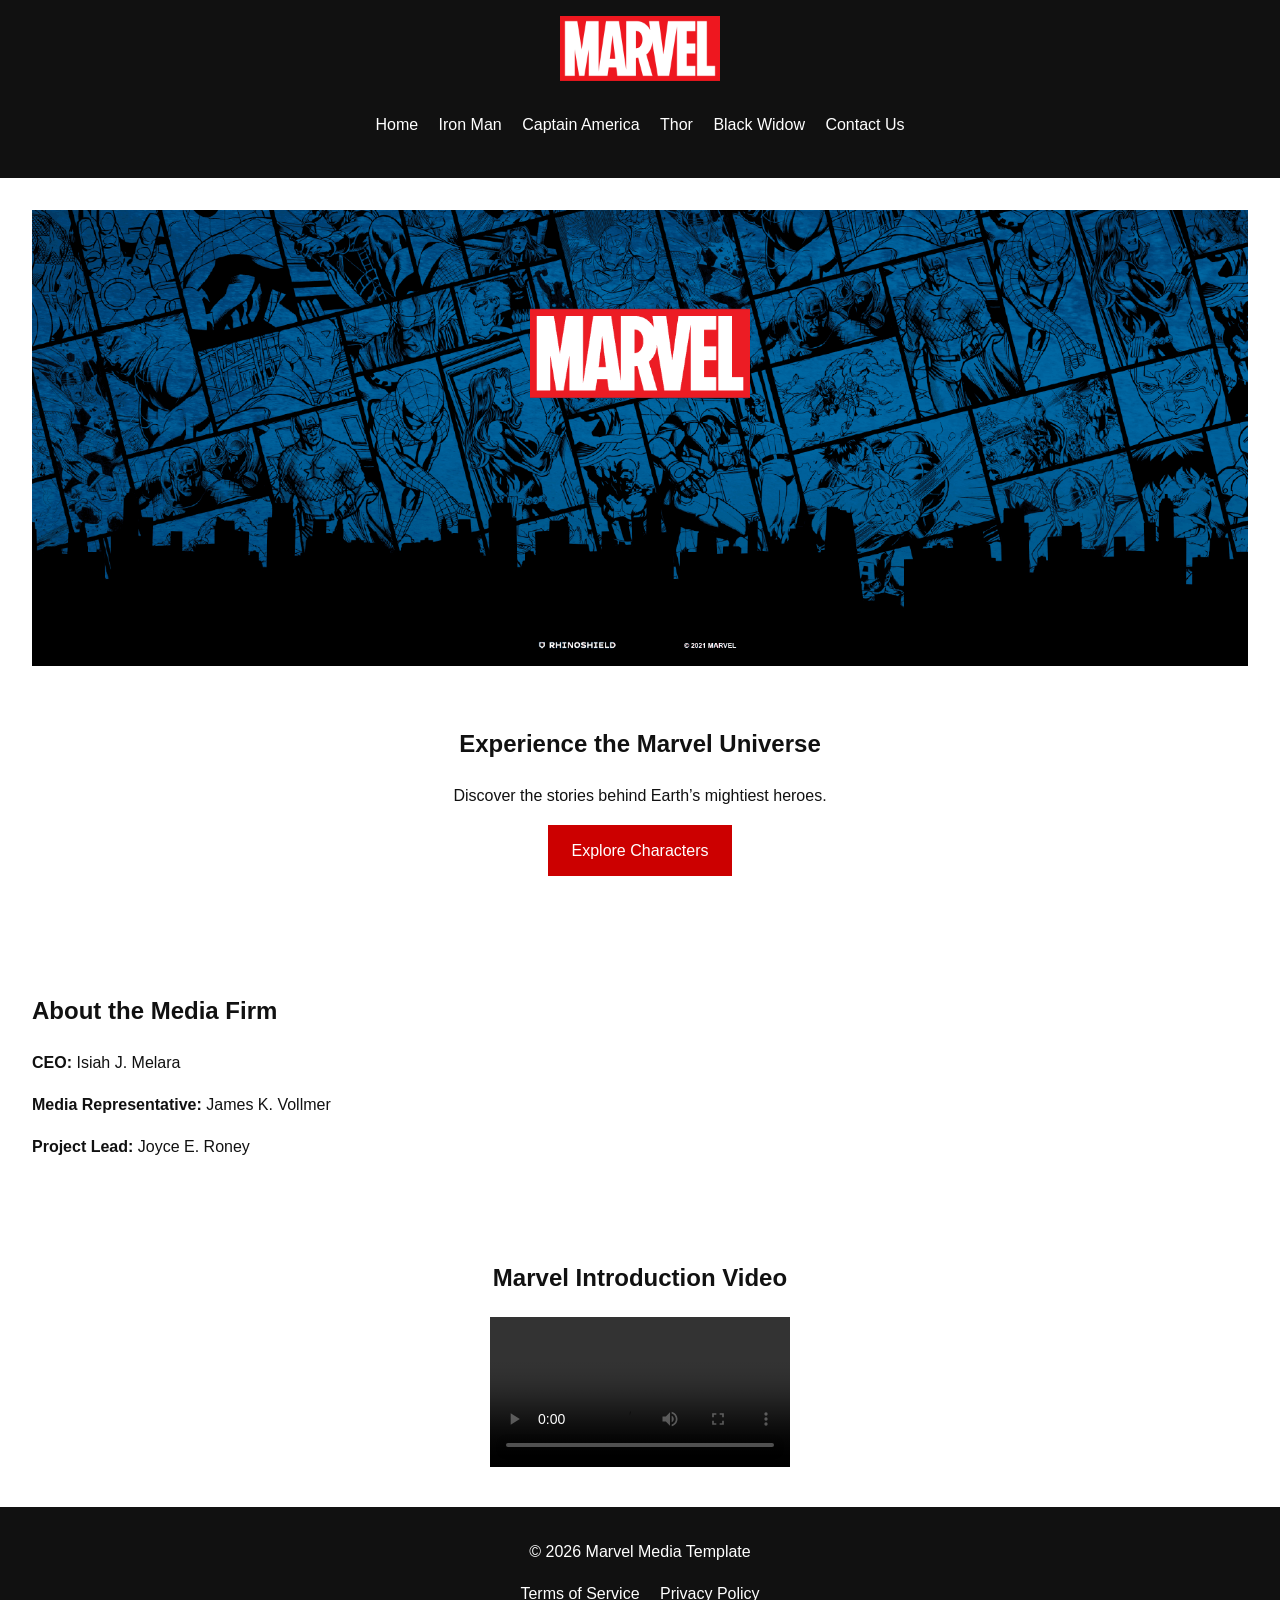
<file: index.html>
<!DOCTYPE html>
<html lang="en">
<head>
<meta charset="UTF-8">
<meta name="viewport" content="width=device-width, initial-scale=1.0">
<title>Marvel Heroes | Media Firm</title>
<link rel="stylesheet" href="css/style.css">
<link rel="icon" href="images/favicon.ico" type="image/x-icon">
</head>

<body>

<header>
    <img src="images/logo.png" alt="Marvel Heroes Logo" class="logo">
    <nav>
        <ul>
            <li><a href="index.html">Home</a></li>
            <li><a href="ironman.html">Iron Man</a></li>
            <li><a href="captainamerica.html">Captain America</a></li>
            <li><a href="thor.html">Thor</a></li>
            <li><a href="blackwidow.html">Black Widow</a></li>
            <li><a href="contact.html">Contact Us</a></li>
        </ul>
    </nav>
</header>

<section class="baner">
    <img src="images/hero.jpg" alt="Marvel cinematic universe heroes lineup">
    <div class="cta">
        <h1>Experience the Marvel Universe</h1>
        <p>Discover the stories behind Earth’s mightiest heroes.</p>
        <a href="ironman.html" class="button">Explore Characters</a>
    </div>
</section>

<section>
    <h2>About the Media Firm</h2>
    <p><strong>CEO:</strong> Isiah J. Melara</p>
    <p><strong>Media Representative:</strong> James K. Vollmer</p>
    <p><strong>Project Lead:</strong> Joyce E. Roney</p>
</section>

<section class="video">
    <h2>Marvel Introduction Video</h2>
    <video controls>
        <source src="videos/marvel.mp4" type="video/mp4">
        <track src="captions.vtt" kind="captions" srclang="en" label="English captions">
        Your browser does not support video.
    </video>
</section>

<footer>
    <p>&copy; 2026 Marvel Media Template</p>
    <a href="#">Terms of Service</a>
    <a href="#">Privacy Policy</a>
</footer>

</body>
</html>
</file>
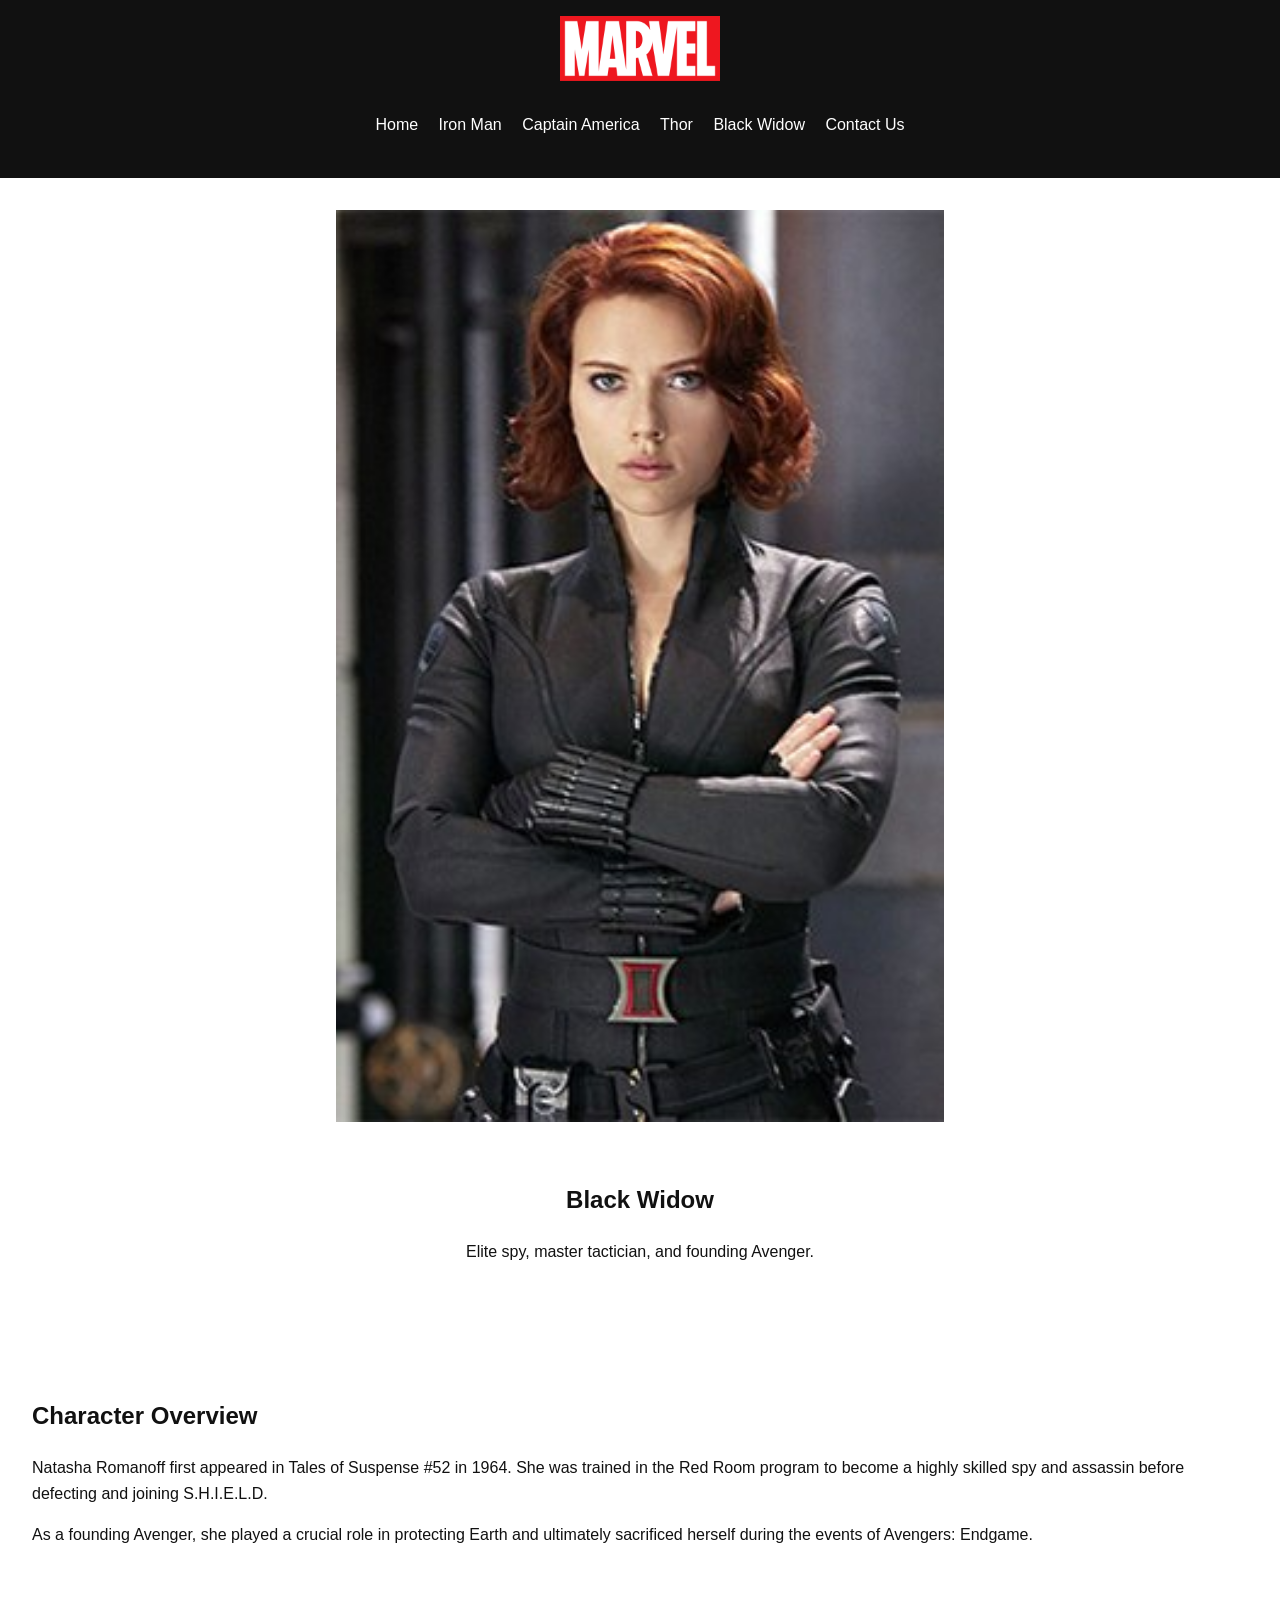
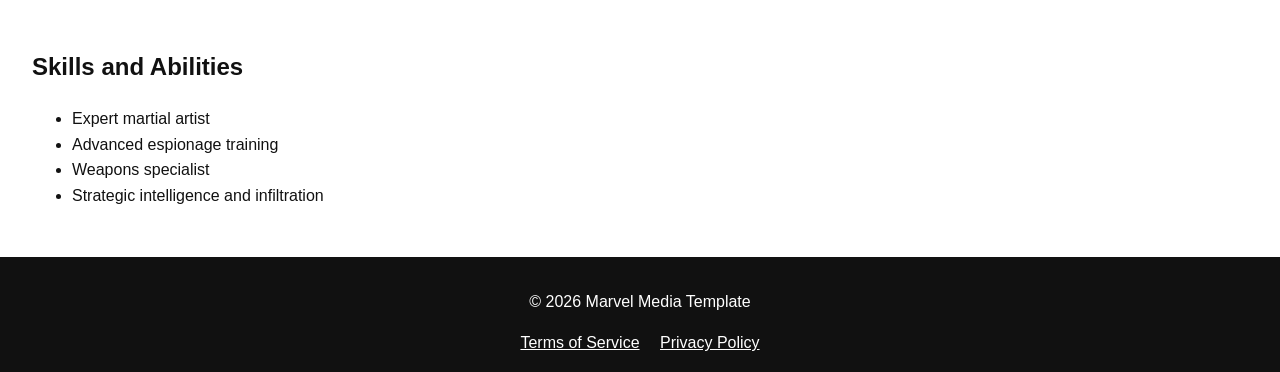
<file: blackwidow.html>
<!DOCTYPE html>
<html lang="en">
<head>
<meta charset="UTF-8">
<meta name="viewport" content="width=device-width, initial-scale=1.0">
<title>Black Widow | Marvel Heroes</title>
<link rel="stylesheet" href="css/style.css">
<link rel="icon" href="images/favicon.ico">
</head>

<body>

<header>
    <img src="images/logo.png" alt="Marvel Heroes website logo" class="logo">
    <nav aria-label="Main Navigation">
        <ul>
            <li><a href="index.html">Home</a></li>
            <li><a href="ironman.html">Iron Man</a></li>
            <li><a href="captainamerica.html">Captain America</a></li>
            <li><a href="thor.html">Thor</a></li>
            <li><a href="blackwidow.html">Black Widow</a></li>
            <li><a href="contact.html">Contact Us</a></li>
        </ul>
    </nav>
</header>

<main>

<section class="hero">
    <img src="images/blackwidow.jpg" alt="Black Widow in tactical combat suit">
    <div class="cta">
        <h1>Black Widow</h1>
        <p>Elite spy, master tactician, and founding Avenger.</p>
    </div>
</section>

<section>
    <h2>Character Overview</h2>
    <p>
        Natasha Romanoff first appeared in Tales of Suspense #52 in 1964.
        She was trained in the Red Room program to become a highly skilled
        spy and assassin before defecting and joining S.H.I.E.L.D.
    </p>
    <p>
        As a founding Avenger, she played a crucial role in protecting Earth
        and ultimately sacrificed herself during the events of Avengers: Endgame.
    </p>
</section>

<section>
    <h2>Skills and Abilities</h2>
    <ul>
        <li>Expert martial artist</li>
        <li>Advanced espionage training</li>
        <li>Weapons specialist</li>
        <li>Strategic intelligence and infiltration</li>
    </ul>
</section>

</main>

<footer>
    <p>&copy; 2026 Marvel Media Template</p>
    <a href="#">Terms of Service</a>
    <a href="#">Privacy Policy</a>
</footer>

</body>
</html>
</file>
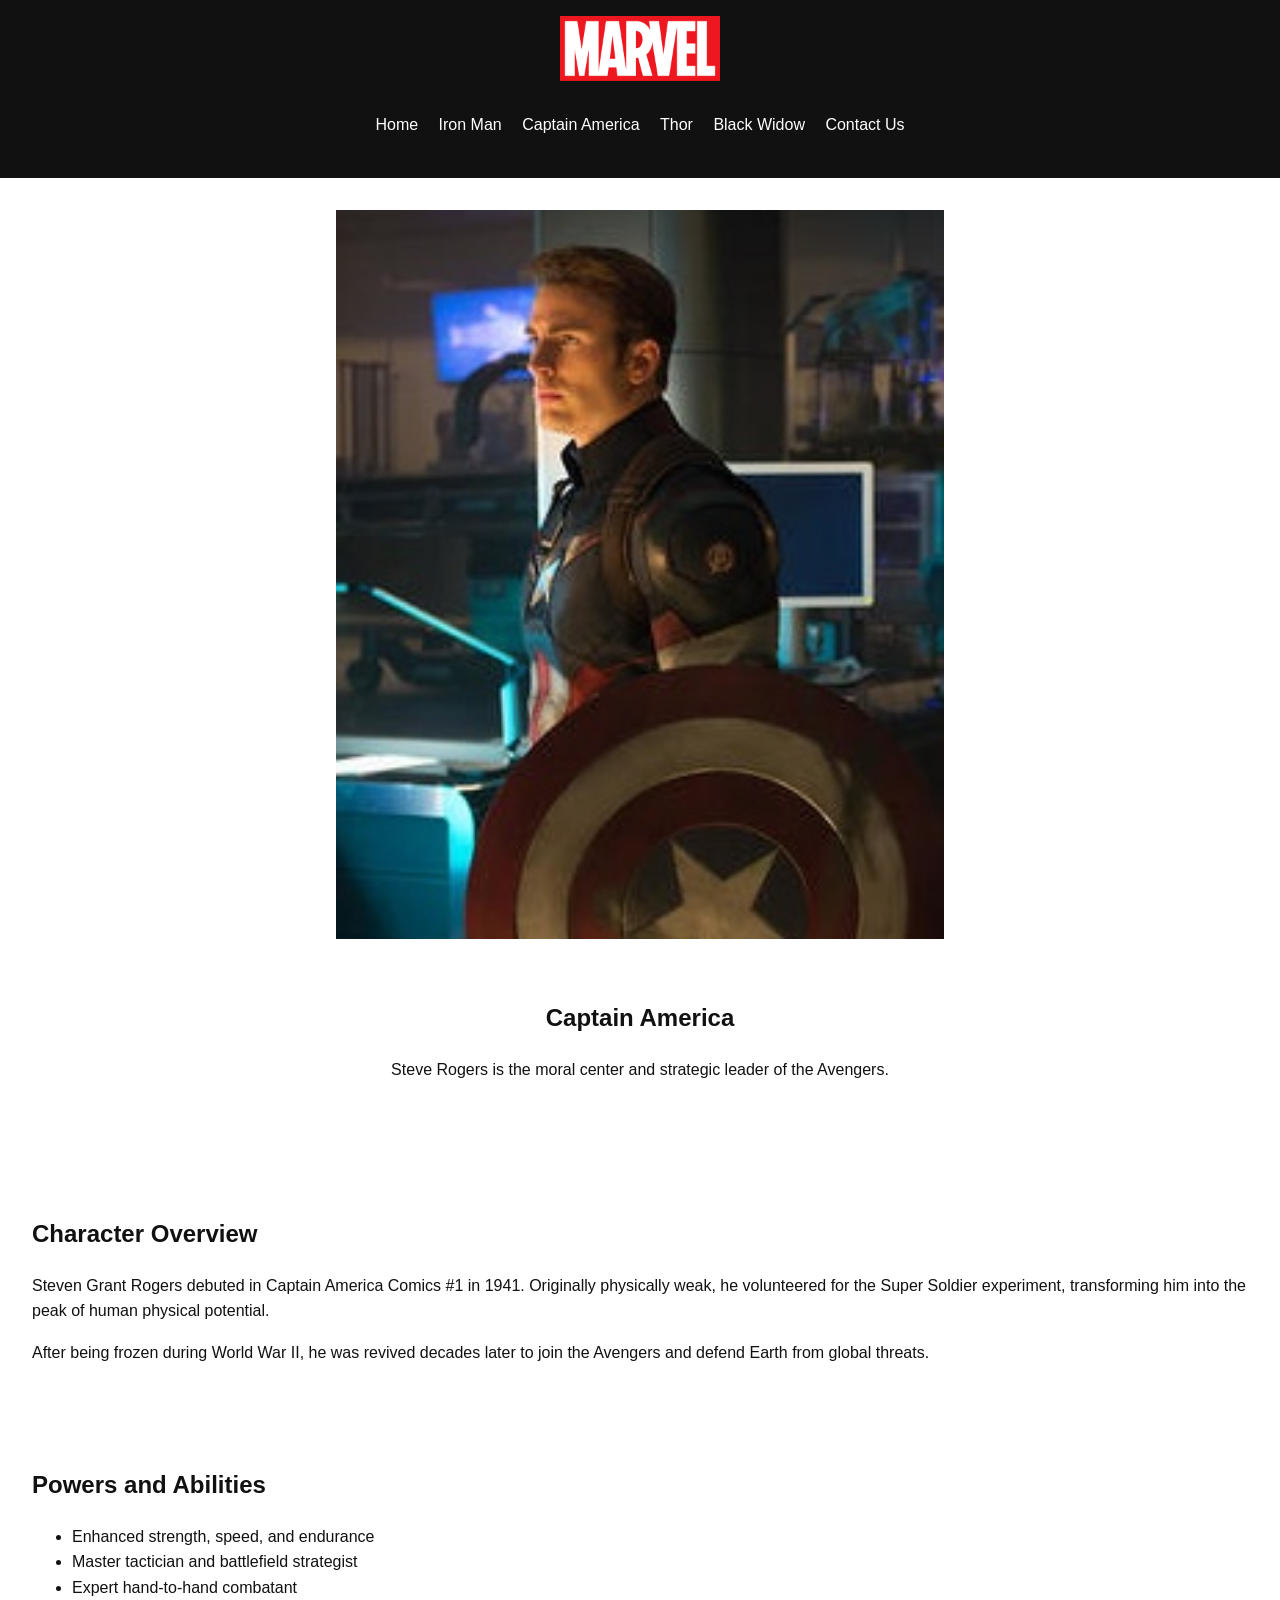
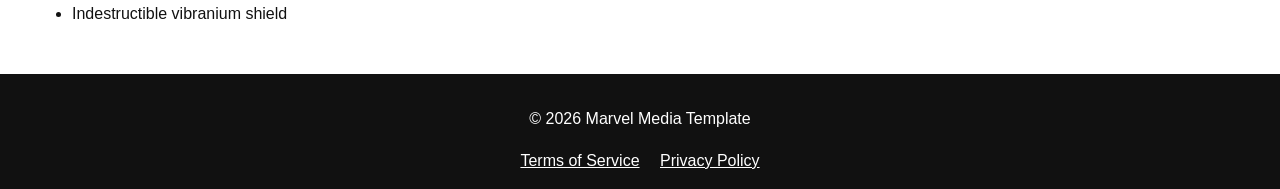
<file: captainamerica.html>
<!DOCTYPE html>
<html lang="en">
<head>
<meta charset="UTF-8">
<meta name="viewport" content="width=device-width, initial-scale=1.0">
<title>Captain America | Marvel Heroes</title>
<link rel="stylesheet" href="css/style.css">
<link rel="icon" href="images/favicon.ico">
</head>

<body>

<header>
    <img src="images/logo.png" alt="Marvel Heroes website logo" class="logo">
    <nav aria-label="Main Navigation">
        <ul>
            <li><a href="index.html">Home</a></li>
            <li><a href="ironman.html">Iron Man</a></li>
            <li><a href="captainamerica.html">Captain America</a></li>
            <li><a href="thor.html">Thor</a></li>
            <li><a href="blackwidow.html">Black Widow</a></li>
            <li><a href="contact.html">Contact Us</a></li>
        </ul>
    </nav>
</header>

<main>

<section class="hero">
    <img src="images/captain.jpg" alt="Captain America holding vibranium shield">
    <div class="cta">
        <h1>Captain America</h1>
        <p>Steve Rogers is the moral center and strategic leader of the Avengers.</p>
    </div>
</section>

<section>
    <h2>Character Overview</h2>
    <p>
        Steven Grant Rogers debuted in Captain America Comics #1 in 1941.
        Originally physically weak, he volunteered for the Super Soldier
        experiment, transforming him into the peak of human physical potential.
    </p>
    <p>
        After being frozen during World War II, he was revived decades later
        to join the Avengers and defend Earth from global threats.
    </p>
</section>

<section>
    <h2>Powers and Abilities</h2>
    <ul>
        <li>Enhanced strength, speed, and endurance</li>
        <li>Master tactician and battlefield strategist</li>
        <li>Expert hand-to-hand combatant</li>
        <li>Indestructible vibranium shield</li>
    </ul>
</section>

</main>

<footer>
    <p>&copy; 2026 Marvel Media Template</p>
    <a href="#">Terms of Service</a>
    <a href="#">Privacy Policy</a>
</footer>

</body>
</html>
</file>
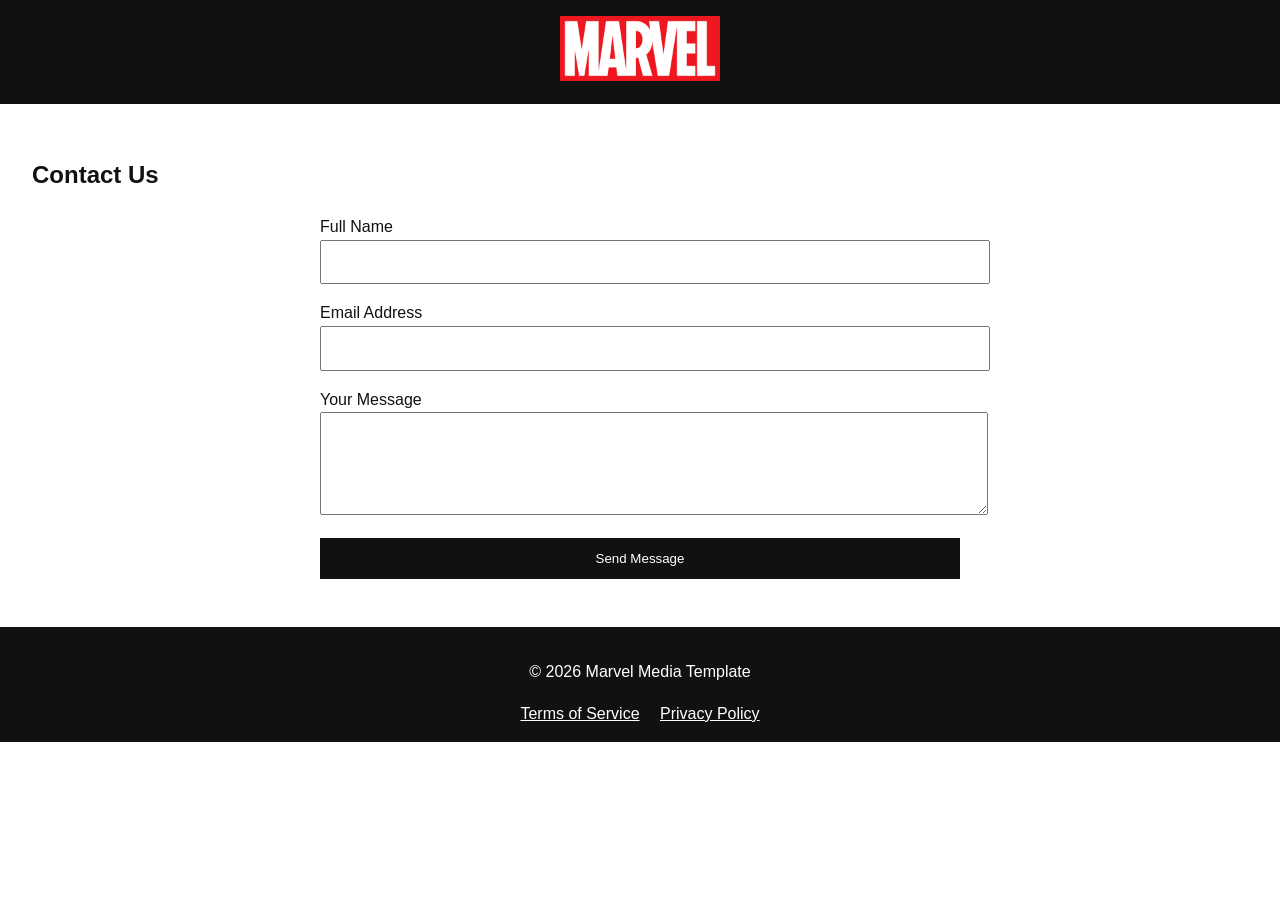
<file: contact.html>
<!DOCTYPE html>
<html lang="en">
<head>
<meta charset="UTF-8">
<meta name="viewport" content="width=device-width, initial-scale=1.0">
<title>Contact Us | Marvel Heroes</title>
<link rel="stylesheet" href="css/style.css">
</head>

<body>

<header>
    <img src="images/logo.png" alt="Marvel Heroes Logo" class="logo">
</header>

<section>
    <h1>Contact Us</h1>

    <form action="#" method="post">

        <label for="name">Full Name</label>
        <input type="text" id="name" name="name" required>

        <label for="email">Email Address</label>
        <input type="email" id="email" name="email" required>

        <label for="message">Your Message</label>
        <textarea id="message" name="message" rows="5" required></textarea>

        <button type="submit">Send Message</button>

    </form>
</section>

<footer>
    <p>&copy; 2026 Marvel Media Template</p>
    <a href="#">Terms of Service</a>
    <a href="#">Privacy Policy</a>
</footer>

</body>
</html>
</file>
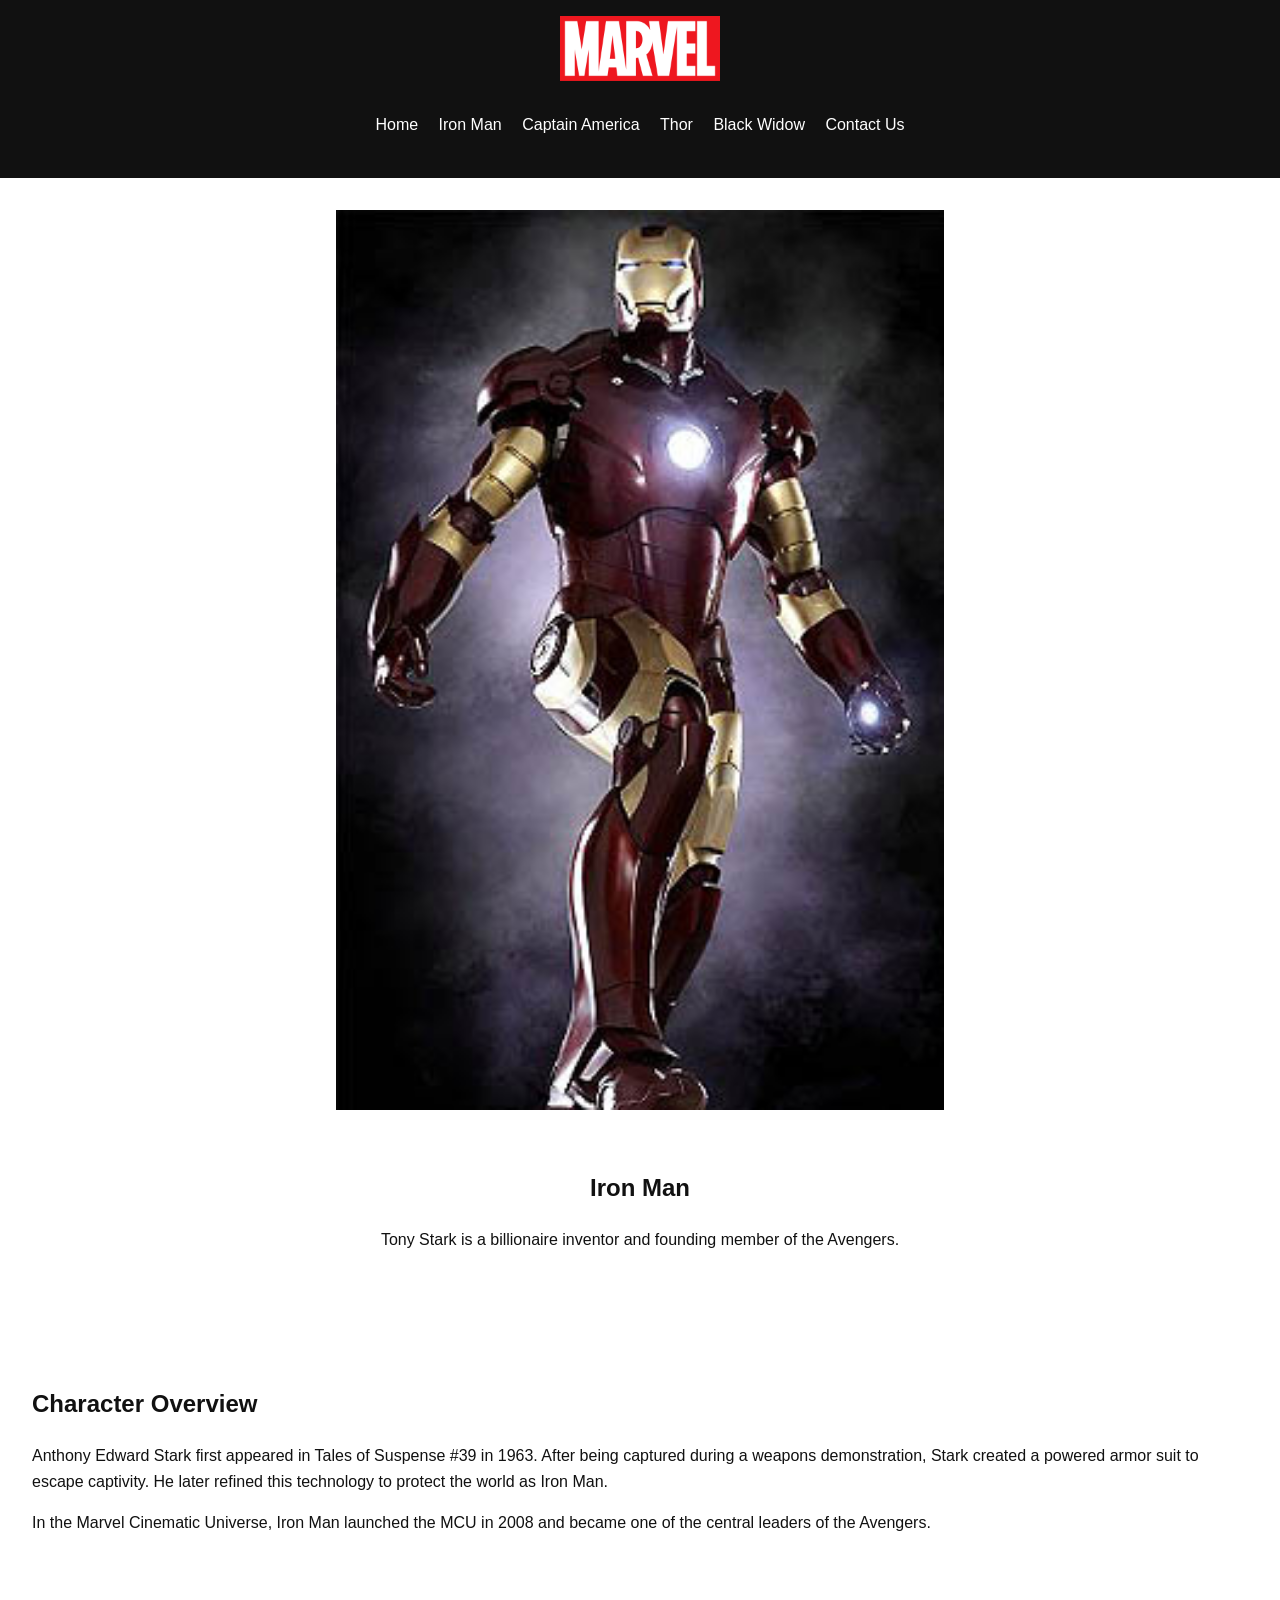
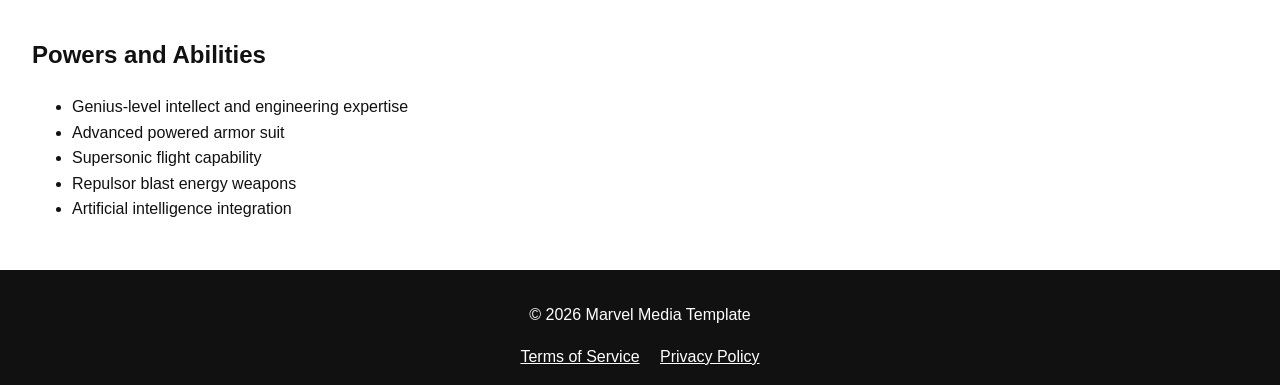
<file: ironman.html>
<!DOCTYPE html>
<html lang="en">
<head>
<meta charset="UTF-8">
<meta name="viewport" content="width=device-width, initial-scale=1.0">
<title>Iron Man | Marvel Heroes</title>
<link rel="stylesheet" href="css/style.css">
<link rel="icon" href="images/favicon.ico">
</head>

<body>

<header>
    <img src="images/logo.png" alt="Marvel Heroes website logo" class="logo">
    <nav aria-label="Main Navigation">
        <ul>
            <li><a href="index.html">Home</a></li>
            <li><a href="ironman.html">Iron Man</a></li>
            <li><a href="captainamerica.html">Captain America</a></li>
            <li><a href="thor.html">Thor</a></li>
            <li><a href="blackwidow.html">Black Widow</a></li>
            <li><a href="contact.html">Contact Us</a></li>
        </ul>
    </nav>
</header>

<main>

<section class="hero">
    <img src="images/ironman.jpg" alt="Iron Man flying in red and gold armored suit">
    <div class="cta">
        <h1>Iron Man</h1>
        <p>Tony Stark is a billionaire inventor and founding member of the Avengers.</p>
    </div>
</section>

<section>
    <h2>Character Overview</h2>
    <p>
        Anthony Edward Stark first appeared in Tales of Suspense #39 in 1963.
        After being captured during a weapons demonstration, Stark created a powered
        armor suit to escape captivity. He later refined this technology to protect
        the world as Iron Man.
    </p>
    <p>
        In the Marvel Cinematic Universe, Iron Man launched the MCU in 2008
        and became one of the central leaders of the Avengers.
    </p>
</section>

<section>
    <h2>Powers and Abilities</h2>
    <ul>
        <li>Genius-level intellect and engineering expertise</li>
        <li>Advanced powered armor suit</li>
        <li>Supersonic flight capability</li>
        <li>Repulsor blast energy weapons</li>
        <li>Artificial intelligence integration</li>
    </ul>
</section>

</main>

<footer>
    <p>&copy; 2026 Marvel Media Template</p>
    <a href="#">Terms of Service</a>
    <a href="#">Privacy Policy</a>
</footer>

</body>
</html>
</file>
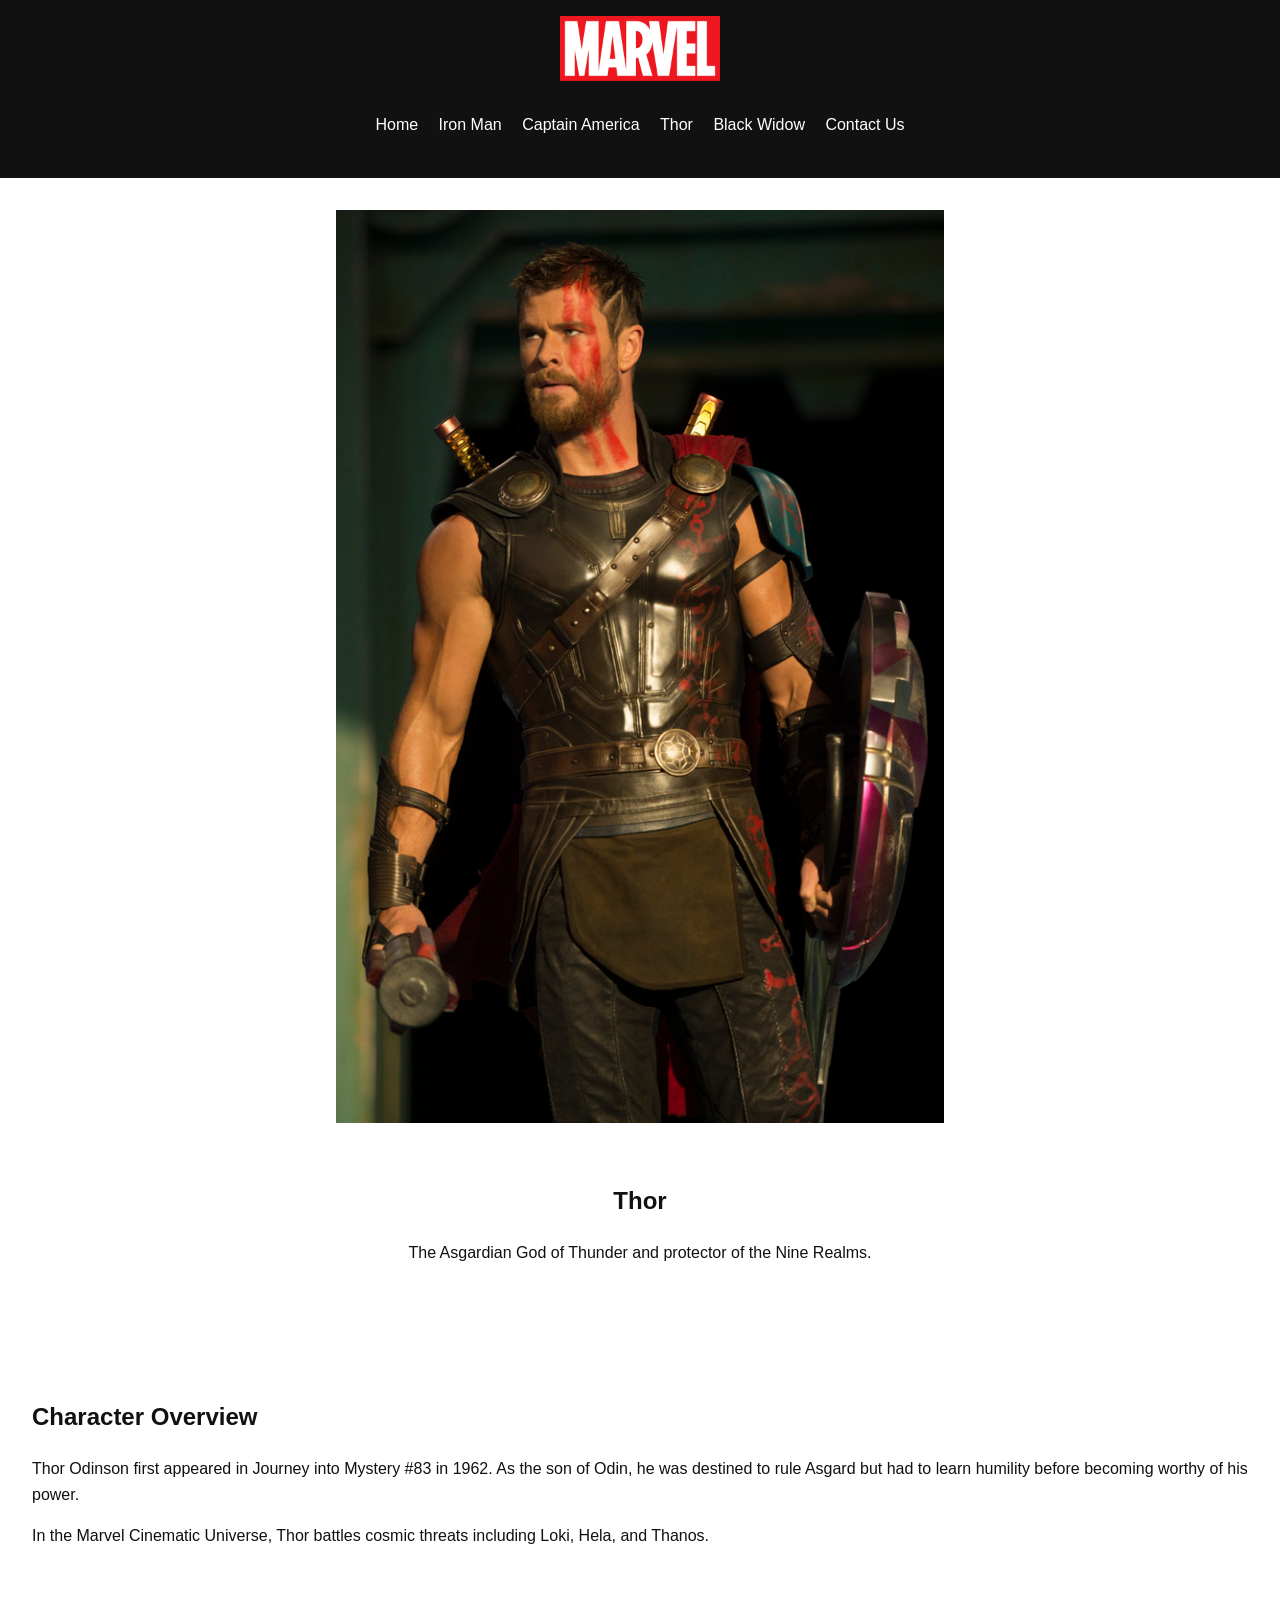
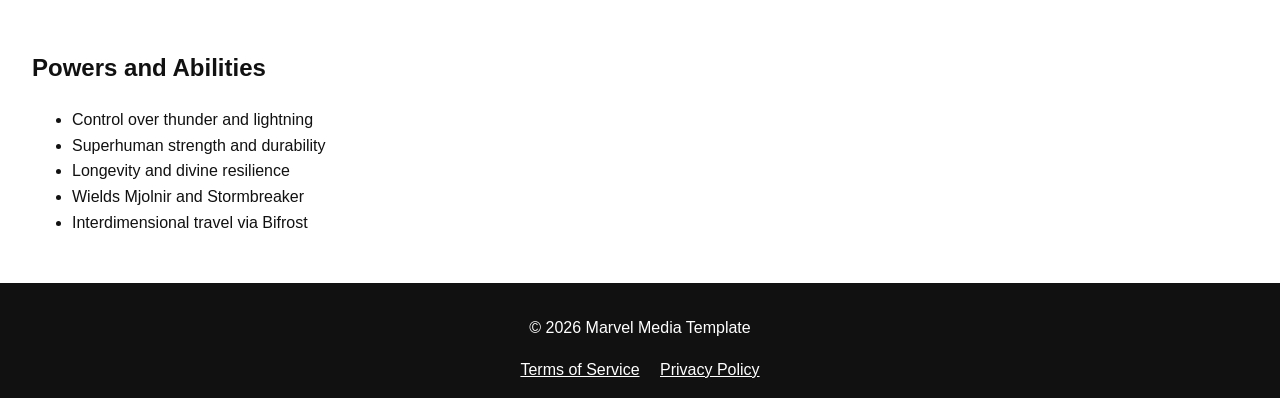
<file: thor.html>
<!DOCTYPE html>
<html lang="en">
<head>
<meta charset="UTF-8">
<meta name="viewport" content="width=device-width, initial-scale=1.0">
<title>Thor | Marvel Heroes</title>
<link rel="stylesheet" href="css/style.css">
<link rel="icon" href="images/favicon.ico">
</head>

<body>

<header>
    <img src="images/logo.png" alt="Marvel Heroes website logo" class="logo">
    <nav aria-label="Main Navigation">
        <ul>
            <li><a href="index.html">Home</a></li>
            <li><a href="ironman.html">Iron Man</a></li>
            <li><a href="captainamerica.html">Captain America</a></li>
            <li><a href="thor.html">Thor</a></li>
            <li><a href="blackwidow.html">Black Widow</a></li>
            <li><a href="contact.html">Contact Us</a></li>
        </ul>
    </nav>
</header>

<main>

<section class="hero">
    <img src="images/thor.jpg" alt="Thor summoning lightning with Stormbreaker">
    <div class="cta">
        <h1>Thor</h1>
        <p>The Asgardian God of Thunder and protector of the Nine Realms.</p>
    </div>
</section>

<section>
    <h2>Character Overview</h2>
    <p>
        Thor Odinson first appeared in Journey into Mystery #83 in 1962.
        As the son of Odin, he was destined to rule Asgard but had to learn
        humility before becoming worthy of his power.
    </p>
    <p>
        In the Marvel Cinematic Universe, Thor battles cosmic threats including
        Loki, Hela, and Thanos.
    </p>
</section>

<section>
    <h2>Powers and Abilities</h2>
    <ul>
        <li>Control over thunder and lightning</li>
        <li>Superhuman strength and durability</li>
        <li>Longevity and divine resilience</li>
        <li>Wields Mjolnir and Stormbreaker</li>
        <li>Interdimensional travel via Bifrost</li>
    </ul>
</section>

</main>

<footer>
    <p>&copy; 2026 Marvel Media Template</p>
    <a href="#">Terms of Service</a>
    <a href="#">Privacy Policy</a>
</footer>

</body>
</html>
</file>
<file: css/style.css>
html {
    font-size: 100%;
}

body {
    font-family: Arial, sans-serif;
    margin: 0;
    line-height: 1.6;
    background-color: #ffffff;
    color: #111111;
}

header {
    background-color: #111111;
    color: #ffffff;
    padding: 1rem;
    text-align: center;
}

.logo {
    max-width: 10rem;
}

nav ul {
    list-style: none;
    padding: 0;
}

nav ul li {
    display: inline-block;
    margin: 0.5rem;
}

nav a {
    color: #ffffff;
    text-decoration: none;
}

nav a:focus,
nav a:hover {
    text-decoration: underline;
}

.hero {
    position: relative;
    text-align: center;
}

.hero img {
    width: 50%;
    height: auto;
}
.baner {
    position: relative;
    text-align: center;
}

.baner img {
    width: 100%;
    height: auto;
}

.video {
    position: relative;
    text-align: center;
}

.video img {
    width: 100%;
    height: auto;
}

.cta {
    padding: 2rem;
}

.button {
    display: inline-block;
    padding: 0.8rem 1.5rem;
    background-color: #cc0000;
    color: #ffffff;
    text-decoration: none;
}

.button:hover,
button:hover {
    background-color: #990000;
}

section {
    padding: 2rem;
}

form {
    max-width: 40rem;
    margin: auto;
}

input,
textarea,
button {
    width: 100%;
    padding: 0.8rem;
    margin-bottom: 1rem;
}

button {
    background-color: #111111;
    color: #ffffff;
    border: none;
}

footer {
    background-color: #111111;
    color: #ffffff;
    text-align: center;
    padding: 1rem;
}

footer a {
    color: #ffffff;
    margin: 0.5rem;
}
</file>
